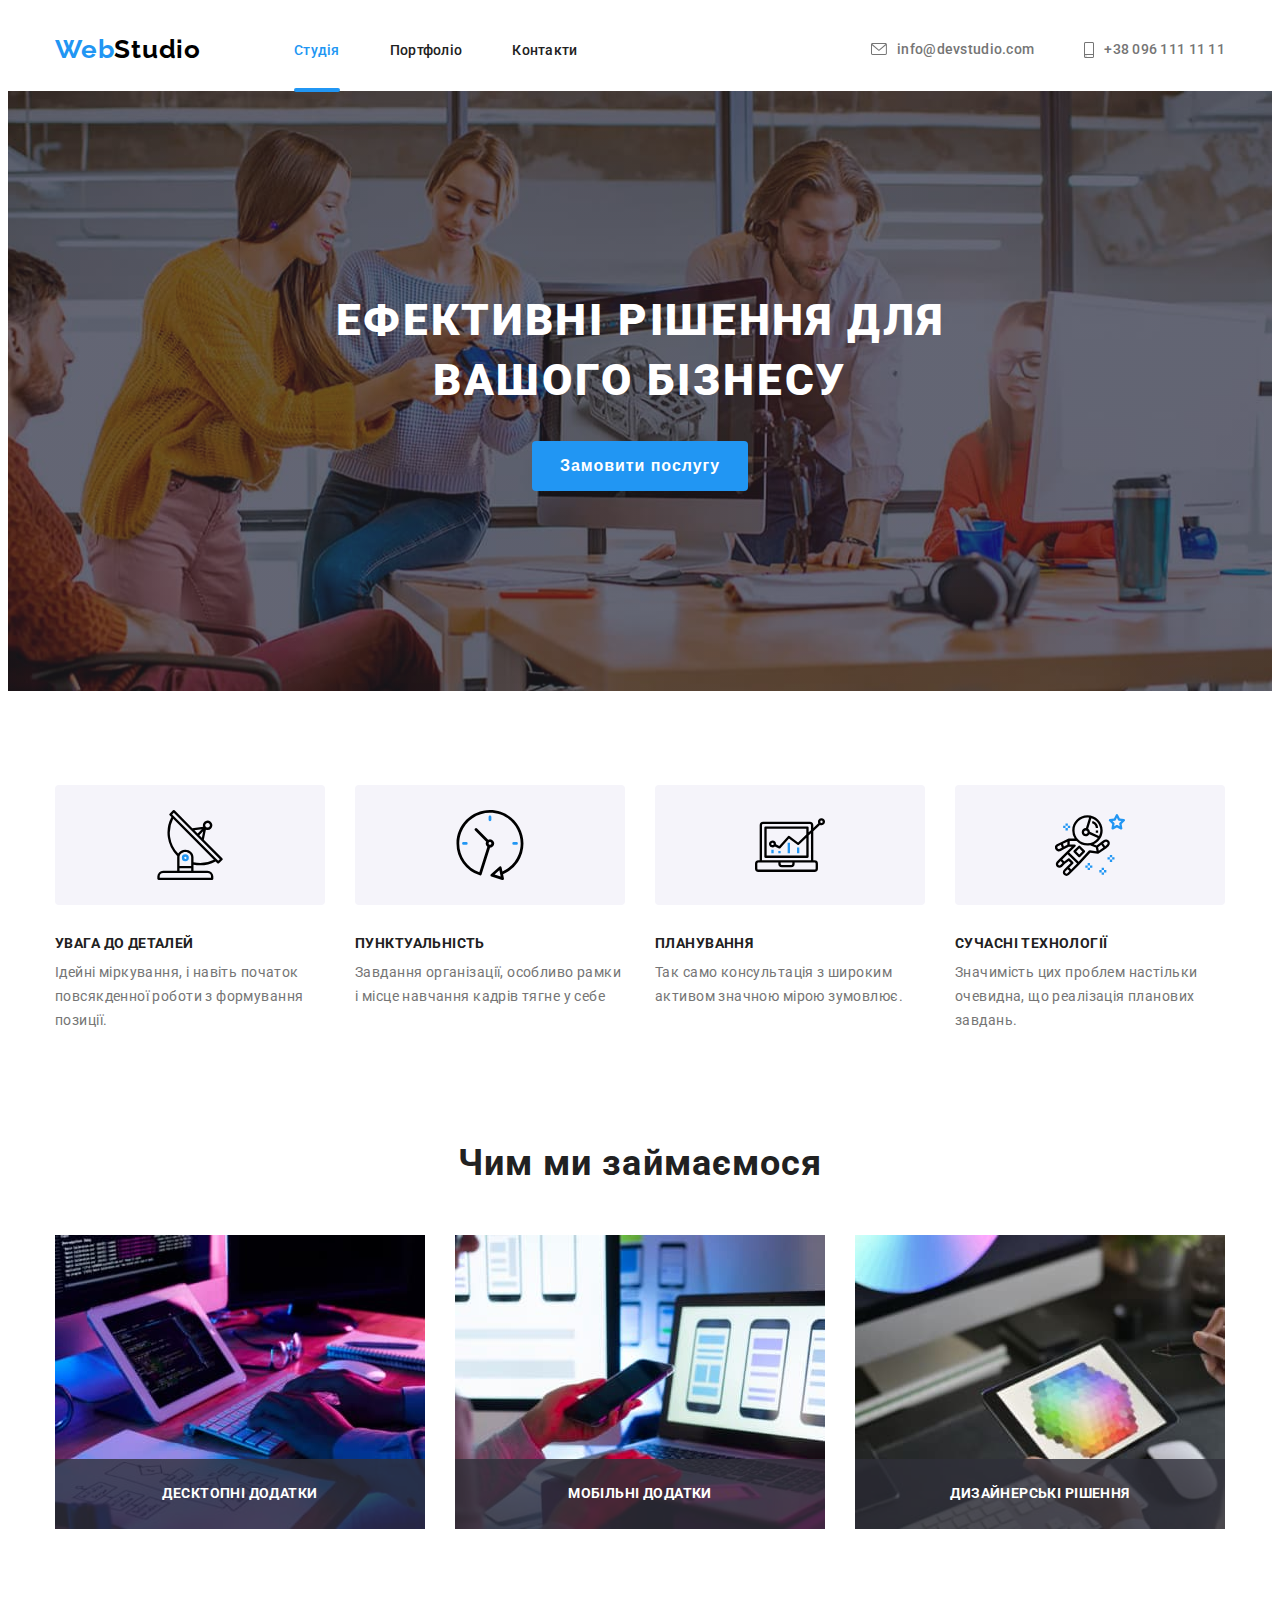
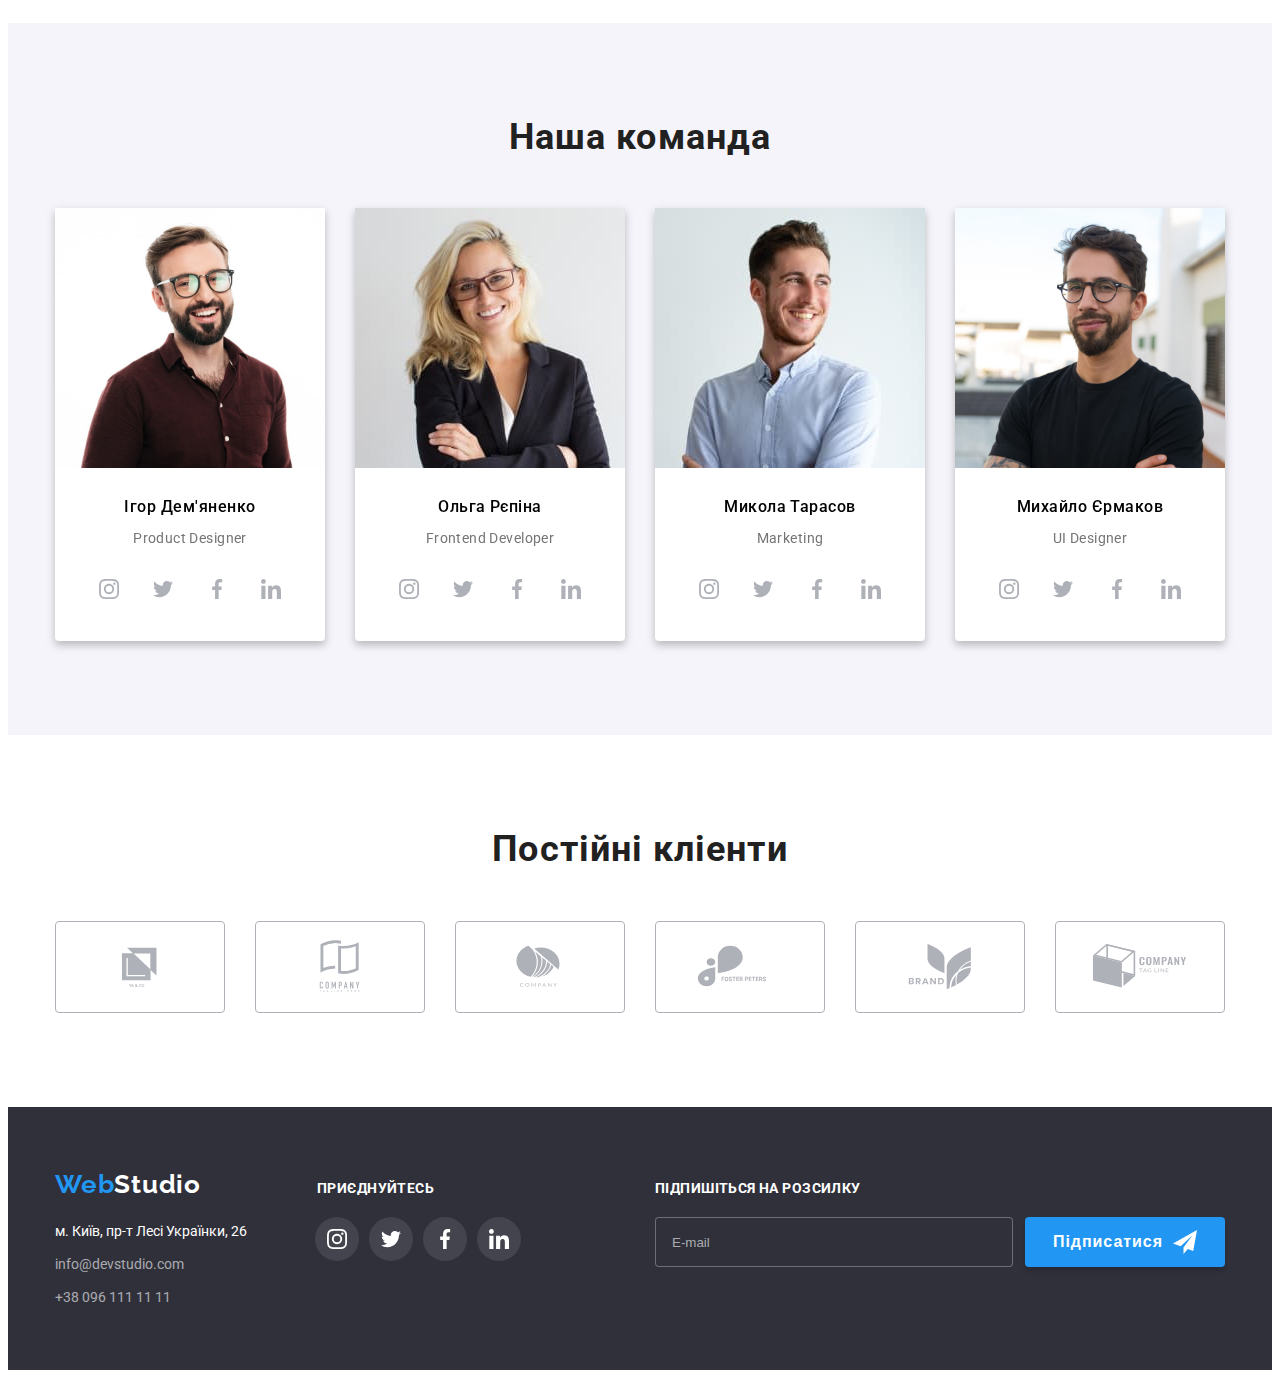
<file: index.html>
<!DOCTYPE html>
<html lang="en">
<head>
    <meta charset="UTF-8">
    <meta http-equiv="X-UA-Compatible" content="IE=edge">
    <meta name="viewport" content="width=device-width, initial-scale=1.0">
    <title>Document</title>
    <link rel="preconnect" href="https://fonts.googleapis.com">
    <link rel="preconnect" href="https://fonts.gstatic.com" crossorigin>
    <link href="https://fonts.googleapis.com/css2?family=Raleway:wght@700&family=Roboto:wght@400;500;700;900&display=swap"
     rel="stylesheet">
    <link rel="stylesheet" href="https://cdnjs.cloudflare.com/ajax/libs/modern-normalize/1.1.0/modern-normalize.min.css"
    integrity="sha512-wpPYUAdjBVSE4KJnH1VR1HeZfpl1ub8YT/NKx4PuQ5NmX2tKuGu6U/JRp5y+Y8XG2tV+wKQpNHVUX03MfMFn9Q=="
    crossorigin="anonymous" referrerpolicy="no-referrer">
    <link rel="stylesheet" href="./css/styles.css">
</head>
<body>
    <!--Шапка сайта-->
    <header class="header-">
        <div class="container wrapper">
            <nav class="menu">
                <a href="index.html" class="link" lang="en"><span class="logo-web">Web</span><span
                        class="logo-studio-header">Studio</span></a>
                <ul class="site-nav list">
                    <li class="site-nav-item"><a href="./index.html " class="navigation link-current current ">Студія</a></li>
                    <li><a href="./portfolio.html" class="navigation">Портфоліо</a></li>
                    <li><a href="" class="navigation">Контакти</a></li>
                </ul>   
                      
            </nav>
            <!--Контакты-->
            <ul class="header-contacts list">
                <li>
                    <a href="mailto:info@devstudio.com" class="link contacts-mail">
                        <svg class="contact-icon" width="16px" height="12px">
                            <use href="./images/icons.svg#icon-envelope"></use>                                      
                     
                    </svg>info@devstudio.com
                    </a>                  
                </li>               
                <li><a href="tel:+380961111111" class="link contacts-tel"><svg class="contact-icon" width="10px" height="16px">
                    <use href="./images/icons.svg#icon-smartphone"></use>
                    </svg>+38 096 111 11 11</a>
                </li>
            </ul>
        </div>
    </header>
    <!--Main-Уникальный контент-->
    <main>        
        <section class="hero overlay">
            <div class="container">
                <h1 class="title-hero">Ефективні рішення для<br>вашого бізнесу<br></h1>
                <button type="button" class="button-order-service" data-modal-open>Замовити послугу</button>                
            </div>                
        </section>
        <!--Преимущества-->
        <section class="advantage">
            <div class="container">
            <h2 class="title-none">Опис переваг</h2>            
                <ul class="benefits-list">
                    <li class="benefits-list-item">
                    <div class="container-icon">
                        <svg class="benefits-icons" width="70" height="70">
                            <use href="./images/icons.svg#icon-antenna"></use>
                        </svg>
                    </div>
                        <h3 class="title">УВАГА ДО ДЕТАЛЕЙ</h3>
                        <p class="text">Ідейні міркування, і навіть початок <br>повсякденної роботи з формування<br>
                            позиції.</p>                    
                    </li>
                    <li>
                        <div class="container-icon">
                        <svg class="benefits-icons" width="70" height="70">
                            <use href="./images/icons.svg#icon-clock"></use>
                        </svg>
                    </div>
                        <h3 class="title">ПУНКТУАЛЬНІСТЬ</h3>
                        <p class="text">Завдання організації, особливо рамки <br> і місце навчання кадрів тягне у себе<br>
                        </p>
                    </li>
                    <li>
                        <div class="container-icon">
                            <svg class="benefits-icons" width="70" height="70">
                                <use href="./images/icons.svg#icon-diagram"></use>
                            </svg>
                        </div>
                        <h3 class="title">ПЛАНУВАННЯ</h3>
                        <p class="text">Так само консультація з широким <br>активом значною мірою зумовлює.<br></p>
                
                    </li>
                    <li>
                        <div class="container-icon">
                            <svg class="benefits-icons" width="70" height="70">
                                <use href="./images/icons.svg#icon-astronaut"></use>
                            </svg>
                        </div>
                        <h3 class="title">СУЧАСНІ ТЕХНОЛОГІЇ</h3>
                        <p class="text">Значимість цих проблем настільки <br>очевидна, що реалізація планових<br>завдань.
                        </p>
                    </li>
                </ul>
            </div>            
        </section>
        <!--Примеры-->
        <section class="section-business">
            <div class="container ">
                <h2 class="example">Чим ми займаємося</h2>
                <ul class=" list-business list">

                    <li>
                        <div class="business-wrap">
                            <img class="image" src="./images/box1.jpg" alt="Фото1" width="370">
                            <p class="text-business">Десктопні додатки</p>                        
                        </div>
                    </li>
                    
                    <li>
                        <div class="business-wrap">
                            <img class="image" src="./images/box2.jpg" alt="Фото2" width="370">
                            <p class="text-business">Мобільні додатки</p>
                        </div>

                    </li>
                    <li>
                        <div class="business-wrap">
                            <img class="image" src="./images/box3.jpg" alt="Фото3" width="370">
                            <p class="text-business">Дизайнерські рішення</p>
                        </div>
                    </li>
                </ul>            
            </div>
        </section>
        <!--Команда-->
        <section class="team section">
            <div class="container">
                <h2 class="section-title-team">Наша команда</h2>
                <ul class="list-team">
                    <li class="team-item">
                        <img class="image" src="./images/img1.jpg" alt="Ігор Дем'яненко" width="270">
                        <div class="member-team">
                            <h3 class="title-team">Ігор Дем'яненко</h3>
                            <p class="text-team">Product Designer</p>
                            <ul class="team-soc-list list">
                                <li class="team-soc-item">
                                    <a href="" class="team-soc-link link" >
                                        <svg class="team-soc-icon" width="20" height="20">
                                            <use href="./images/icons.svg#icon-instagram"></use>                                       
                                        </svg>
                                    </a>
                                </li>
                                <li class="team-soc-item">
                                    <a href="" class="team-soc-link link">
                                        <svg class="socials-icon" width="20" height="20">
                                            <use href="./images/icons.svg#icon-twitter"></use>
                                        </svg>
                                    </a>
                                </li>
                                <li class="team-soc-item">
                                    <a href="" class="team-soc-link link">
                                        <svg class="socials-icon" width="20" height="20">
                                            <use href="./images/icons.svg#icon-facebook"></use>
                                        </svg>
                                    </a>
                                </li>
                                <li class="team-soc-item">
                                    <a href="" class="team-soc-link link">
                                        <svg class="socials-icon" width="20" height="20">
                                            <use href="./images/icons.svg#icon-linkedin"></use>
                                        </svg>
                                    </a>
                                </li>
                            </ul>                        
                        </div>
                    </li>
                    <li class="team-item">
                        <img class="image" src="./images/img2.jpg" alt="Ольга Рєпіна" width="270">
                        <div class="member-team">
                        <h3 class="title-team">Ольга Рєпіна</h3>
                        <p class="text-team">Frontend Developer</p>
                        <ul class="team-soc-list list">
                            <li class="team-soc-item">
                                <a href="" class="team-soc-link link" >
                                    <svg class="team-soc-icon" width="20" height="20">
                                        <use href="./images/icons.svg#icon-instagram"></use>
                                    </svg>
                                </a>
                            </li>
                            <li class="team-soc-item">
                                <a href="" class="team-soc-link link">
                                    <svg class="socials-icon" width="20" height="20">
                                        <use href="./images/icons.svg#icon-twitter"></use>
                                    </svg>
                                </a>
                            </li>
                            <li class="team-soc-item">
                                <a href="" class="team-soc-link link">
                                    <svg class="socials-icon" width="20" height="20">
                                        <use href="./images/icons.svg#icon-facebook"></use>
                                    </svg>
                                </a>
                            </li>
                            <li class="team-soc-item">
                                <a href="" class="team-soc-link link">
                                    <svg class="socials-icon" width="20" height="20">
                                        <use href="./images/icons.svg#icon-linkedin"></use>
                                    </svg>
                                </a>
                            </li>
                        </ul>
                        </div>
                    </li>
                    <li class="team-item">
                        <img class="image" src="./images/img3.jpg" alt="Микола Тарасов" width="270">
                        <div class="member-team">
                            <h3 class="title-team">Микола Тарасов</h3>
                            <p class="text-team">Marketing</p>
                            <ul class="team-soc-list list">
                                <li class="team-soc-item">
                                    <a href="" class="team-soc-link link">
                                        <svg class="team-soc-icon" width="20" height="20">
                                            <use href="./images/icons.svg#icon-instagram"></use>
                                        </svg>
                                    </a>
                                </li>
                                <li class="team-soc-item">
                                    <a href="" class="team-soc-link link">
                                        <svg class="socials-icon" width="20" height="20">
                                            <use href="./images/icons.svg#icon-twitter"></use>
                                        </svg>
                                    </a>
                                </li>
                                <li class="team-soc-item">
                                    <a href="" class="team-soc-link link">
                                        <svg class="socials-icon" width="20" height="20">
                                            <use href="./images/icons.svg#icon-facebook"></use>
                                        </svg>
                                    </a>
                                </li>
                                <li class="team-soc-item">
                                    <a href="" class="team-soc-link link">
                                        <svg class="socials-icon" width="20" height="20">
                                            <use href="./images/icons.svg#icon-linkedin"></use>
                                        </svg>
                                    </a>
                                </li>
                            </ul>
                        </div>

                    </li>
                    <li class="team-item">
                        <img class="image" src="./images/img4.jpg" alt="Михайло Єрмаков" width="270">
                        <div class="member-team">
                        <h3 class="title-team">Михайло Єрмаков</h3>
                        <p class="text-team">UI Designer</p>
                        <ul class="team-soc-list list">
                            <li class="team-soc-item">
                                <a href="" class="team-soc-link link">
                                    <svg class="team-soc-icon" width="20" height="20">
                                        <use href="./images/icons.svg#icon-instagram"></use>
                                    </svg>
                                </a>
                            </li>
                            <li class="team-soc-item">
                                <a href="" class="team-soc-link link">
                                    <svg class="socials-icon" width="20" height="20">
                                        <use href="./images/icons.svg#icon-twitter"></use>
                                    </svg>
                                </a>
                            </li>
                            <li class="team-soc-item">
                                <a href="" class="team-soc-link link">
                                    <svg class="socials-icon" width="20" height="20">
                                        <use href="./images/icons.svg#icon-facebook"></use>
                                    </svg>
                                </a>
                            </li>
                            <li class="team-soc-item">
                                <a href="" class="team-soc-link link">
                                    <svg class="socials-icon" width="20" height="20">
                                        <use href="./images/icons.svg#icon-linkedin"></use>
                                    </svg>
                                </a>
                            </li>
                        </ul>                       
                        </div>
                    </li>
                </ul>
            </div>            
        </section>
    </main>
    <section class="clients">
        <div class="container">
            <h2 class="title-clients">Постійні кліенти</h2>
            <ul class="clients-list list">
                <li class="clients-item">
                    <a href="#" class="link-clients">
                        <svg class="icon-clients" width="90" height="60">
                            <use href="./images/icons.svg#icon-Client-1"></use>
                        </svg>
                    </a>
                </li>
                <li class="clients-item">
                    <a href="#" class="link-clients link">
                        <svg class="icon-clients" width="106" height="60">
                            <use href="./images/icons.svg#icon-Client-2"></use>
                        </svg>                   
                    </a>
                </li>
                <li class="clients-item">
                    <a href="" class="link-clients">
                        <svg class="icon-clients" width="106" height="60">
                            <use href="./images/icons.svg#icon-Client-3"></use>
                        </svg>                  
                    </a>
                </li>
                <li class="clients-item">
                    <a href="" class="link-clients">
                        <svg class="icon-clients" width="106" height="60">
                            <use href="./images/icons.svg#icon-Client-4"></use>
                        </svg>                   
                    </a>
                </li>
                <li class="clients-item">
                    <a href="" class="link-clients">
                        <svg class="icon-clients" width="106" height="60">
                            <use href="./images/icons.svg#icon-Client-5"></use>
                        </svg>                   
                    </a>
                </li>
                <li class="clients-item">
                    <a href="" class="link-clients">
                        <svg class="icon-clients" width="106" height="60">
                            <use href="./images/icons.svg#icon-Client-6"></use>
                        </svg>                  
                    </a>
                </li>
            </ul>
        </div>
    </section>
    <!--Футер-->
    <footer class="footer section-footer">        
        <div class="container flex-footer">
            <div>
                <div class="link-footer-2">
                    <a href="" lang="en" class="link-footer"><span class="logo-web">Web</span><span
                            class="logo-studio-footer">Studio</span></a>
                </div>
                <address>
                    <ul class="list contacts-footer">
                        <li class="adress-li"><a href="" class="adress link">м. Київ, пр-т Лесі Українки, 26</a></li>
                        <li class="mail-li"><a href="mailto:info@devstudio.com" class="e-mail link">info@devstudio.com</a></li>
                        <li><a href="tel:+380961111111" class="tel link">+38 096 111 11 11</a></li>
                    </ul>
                </address>
            </div>
            <div class="footer-soc">
                <h3 class="title-footer">Приєднуйтесь</h3>
                <ul class="footer-soc-list list">
                    <li class="footer-soc-item">
                        <a href="" class="footer-soc-link">
                            <svg class="socials-icon-footer" width="20" height="20">
                                <use href="./images/icons.svg#icon-instagram"></use>
                            </svg>
                        </a>
                    </li>
                    <li class="footer-soc-item">
                        <a href="" class="footer-soc-link link">
                            <svg class="socials-icon-footer" width="20" height="20">
                                <use href="./images/icons.svg#icon-twitter"></use>
                            </svg>
                        </a>
                    </li>
                    <li class="footer-soc-item">
                        <a href="" class="footer-soc-link link">
                            <svg class="socials-icon-footer" width="20" height="20">
                                <use href="./images/icons.svg#icon-facebook"></use>
                            </svg>
                        </a>
                    </li>
                    <li class="footer-soc-item">
                        <a href="" class="footer-soc-link link">
                            <svg class="socials-icon-footer" width="20" height="20">
                                <use href="./images/icons.svg#icon-linkedin"></use>
                            </svg>
                        </a>
                    </li>
                </ul>
            </div>
            <div class="form-footer">
                <p class="title-footer-form">Підпишіться на розсилку</p>
                <form class="footer-form">
                    <input type="email" name="user-email" class="footer-input" id="user-email" placeholder="E-mail">
                    <button type="button" class="send-button-footer">Підписатися
                        <svg class="icon-telegram" width="24" height="24">
                            <use href="./images/icons.svg#icon-send"></use>
                        </svg>
                    </button>                        
                </form>                   
            </div>
        </div>       
    </footer>
    <div class="backdrop is-hidden" data-modal>
        <div class="modal">
            <p class="modal-title">Залиште свої дані, ми вам передзвонимо</p>
            <button type="button" class="modal-close" data-modal-close>
                <svg class="modal-icon-close" width="18" height="17">
                    <use class="" href="./images/icons.svg#icon-close-black"></use>
                </svg>                
            </button>
            <form class="modal-form">
                <div class="modal-field">
                    <label for="user-name" class="modal-label">Ім'я                    
                        <input type="text" name="user-name" class="modal-input" id="user-name">
                        <svg class="modal-icon" width="18" height="18">
                            <use class="#" href="./images/icons.svg#icon-person"></use>
                        </svg>                    
                    </label>                
                </div>
                <div class="modal-field">
                    <label for="user-tel" class="modal-label">Телефон                    
                        <input type="tel" name="user-tel" class="modal-input" pattern="[\+]\d{3}\s[\(]\d{2}[\)]\s\d{3}[\-]\d{2}[\-]\d{2}"
                            id="user-tel">
                        <svg class="modal-icon" width="18" height="18">
                            <use class="#" href="./images/icons.svg#icon-phone"></use>
                        </svg>                    
                    </label>               
                </div>
                <div class="modal-field">
                    <label for="user-mail" class="modal-label">Пошта                    
                        <input type="email" name="user-email" class="modal-input" id="user-mail" >
                        <svg class="modal-icon" width="18" height="18">
                            <use class="#" href="./images/icons.svg#icon-email"></use>
                        </svg>                    
                    </label>               
                </div>
                <label class="modal-label">Коментар
                    <textarea name="user-text" id="user-text" class="modal-text" placeholder="Введіть текст"></textarea>                              
                </label>
                <div class="accept">
                    <input class="accept-input title-none" type="checkbox"  name="accept" id="accept" value="true">
                    <div class="checkbox">
                        <svg class="icon-checkbox" width="16" height="15">
                            <use class="check" href="./images/icons.svg#icon-vector-2"></use>
                        </svg>                      
                    </div>
                    <label class="accept-label" for="accept"><span class="text-span">Погоджуюся з розсилкою та приймаю <a class="text-link link" href="#"> Умови договору</a></span>                  
                                      
                    </label>
                </div>                             
                        
                <button type="submit" class="modal-button">Відправити</button>
            </form>
        </div>
    </div>
    <script src="./js/modal.js"></script>
</body>
</html>
</file>
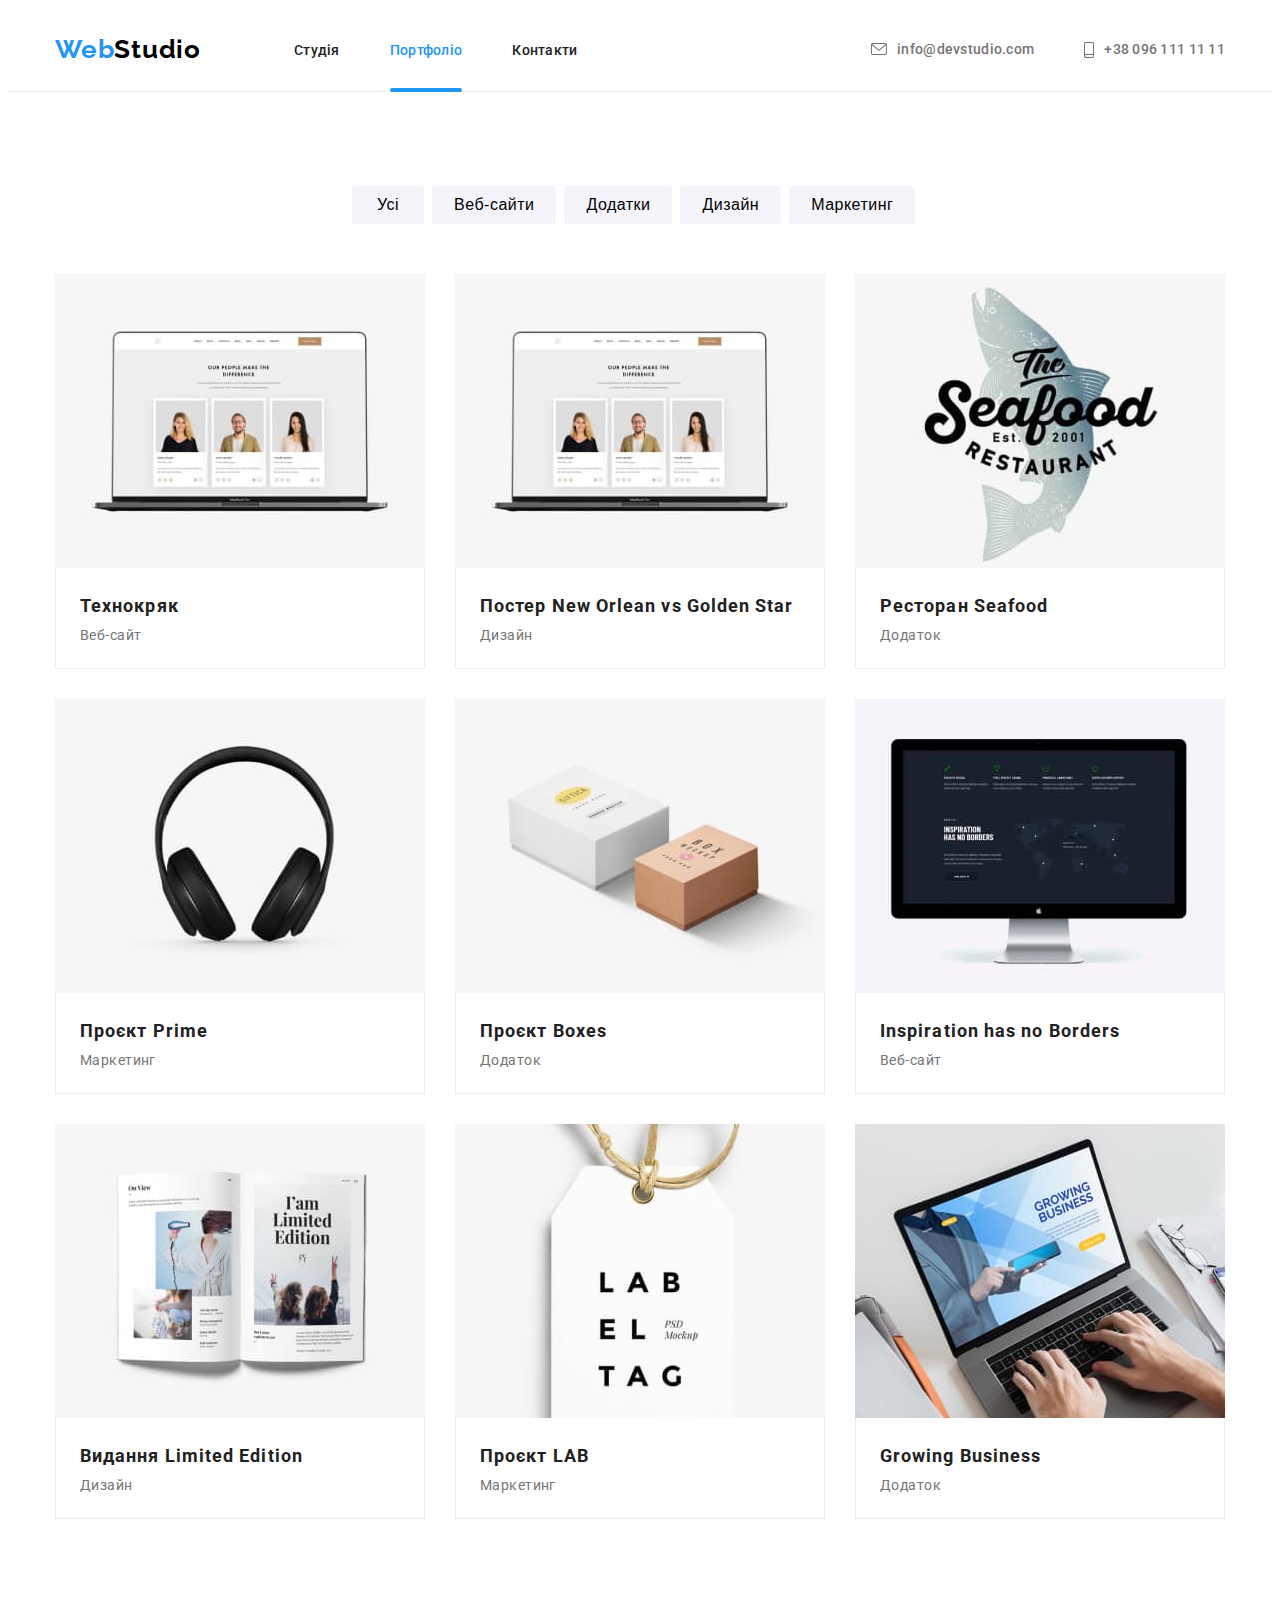
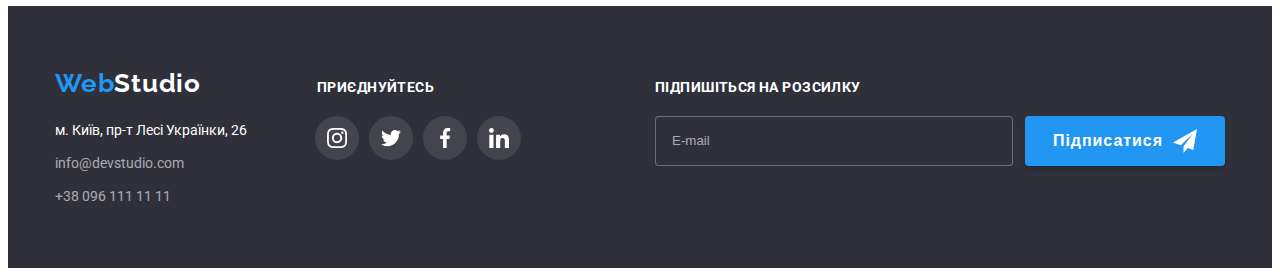
<file: portfolio.html>
<!DOCTYPE html>
<html lang="en">

<head>
    <meta charset="UTF-8">
    <meta http-equiv="X-UA-Compatible" content="IE=edge">
    <meta name="viewport" content="width=device-width, initial-scale=1.0">
    <title>Document</title>
    <link rel="preconnect" href="https://fonts.googleapis.com">
    <link rel="preconnect" href="https://fonts.gstatic.com" crossorigin>
    <link
     href="https://fonts.googleapis.com/css2?family=Raleway:wght@700&family=Roboto:wght@400;500;700;900&display=swap"
     rel="stylesheet">
    <link rel="stylesheet" href="https://cdnjs.cloudflare.com/ajax/libs/modern-normalize/1.1.0/modern-normalize.min.css"
     integrity="sha512-wpPYUAdjBVSE4KJnH1VR1HeZfpl1ub8YT/NKx4PuQ5NmX2tKuGu6U/JRp5y+Y8XG2tV+wKQpNHVUX03MfMFn9Q=="
     crossorigin="anonymous" referrerpolicy="no-referrer">
    <link rel="stylesheet" href="./css/styles.css">
</head>
<body>
    <!--Шапка сайта-->
    <header class="header">
        <div class="container wrapper">
            <nav class="menu">
                <a href="index.html" class="link" lang="en"><span class="logo-web">Web</span><span
                        class="logo-studio-header">Studio</span></a>
                <ul class="site-nav list">
                    <li><a href="./index.html" class="navigation">Студія</a></li>
                    <li class="site-nav-item"><a href="./portfolio.html" class="navigation current link-current">Портфоліо</a></li>
                    <li><a href="" class="navigation">Контакти</a></li>
                </ul>
            </nav>
            <!--Контакты-->
            <ul class="header-contacts list">
                <li>                                               
                    <a href="mailto:info@devstudio.com" class="contacts-mail link"><svg class="contact-icon" width="16px" height="12px">
                        <use href="./images/icons.svg#icon-envelope"></use>
                    </svg>info@devstudio.com</a>            
                </li>
                <li>
                    
                    <a href="tel:+380961111111" class="contacts-tel link"><svg class="contact-icon" width="10px" height="16px">
                        <use href="./images/icons.svg#icon-smartphone"></use>
                    </svg>+38 096 111 11 11</a>                
                </li>
            </ul>        
        </div>
    </header>
    <!--Main-Уникальный контент-->
    <main>
        <section class="projects">
            <div class="container">
                <h1  class="title-none">Фильтри та проекти</h1>
                <div class="list-filters">
                    <ul class="list flex-filers">
                        <li><button type="button" class="button-filter b_1">Усі</button></li>
                        <li><button type="button" class="button-filter b_2">Веб-сайти</button></li>
                        <li><button type="button" class="button-filter b_3">Додатки</button></li>
                        <li><button type="button" class="button-filter b_4">Дизайн</button></li>
                        <li><button type="button" class="button-filter b_5">Маркетинг</button></li>
                    </ul>                 
                </div>
                <ul class="list projects-list-ul ">
                    <li class="projects-list list">
                        <a class="link-projects link" href="">
                            <div class="projects-wrap">
                                <img class="image" src="./images/img5.jpg" alt="img5" width="370">
                                <p class="projects-text">Ресурс пропонує комплексні пропозиції з різним рівнем функціоналу та сервісів. Все це
                                    дозволить
                                    відвідувачу отримати
                                    вичерпні відомості про компанію чи приватну особу.</p>
                            </div>
                           
                            <div class="projects-item">
                                <h2 class="title-projects">Технокряк</h2>
                                <p class="text-projects">Веб-сайт</p>
                            </div>                        
                        </a>
                    </li>
                    <li class="projects-list list">
                        <a class="link-projects link" href="">
                            <div class="projects-wrap">
                                <img class="image" src="./images/img5.jpg" alt="img5" width="370">
                                <p class="projects-text">Ресурс пропонує комплексні пропозиції з різним рівнем функціоналу та сервісів. Все
                                    це
                                    дозволить
                                    відвідувачу отримати
                                    вичерпні відомості про компанію чи приватну особу.</p>
                            </div>
                    
                            <div class="projects-item">
                                <h2 class="title-projects">Постер New Orlean vs Golden Star</h2>
                                <p class="text-projects">Дизайн</p>
                            </div>
                        </a>
                    </li>                   
                    <li class="projects-list list">
                        <a class="link-projects link" href="">
                            <div class="projects-wrap">
                                <img class="image" src="./images/img7.jpg" alt="img7" width="370">
                                <p class="projects-text">Ресурс пропонує комплексні пропозиції з різним рівнем функціоналу та сервісів. Все це
                                    дозволить
                                    відвідувачу отримати
                                    вичерпні відомості про компанію чи приватну особу.</p>
                            </div>
                            <div class="projects-item">
                                <h2 class="title-projects">Ресторан Seafood</h2>
                                <p class="text-projects">Додаток</p>
                            </div>                        
                        </a>
                    </li>
                    <li class="projects-list list ">
                        <a class="link-projects link" href="">
                            <div class="projects-wrap">
                                <img class="image" src="./images/img8.jpg" alt="img8" width="370">
                                <p class="projects-text">Ресурс пропонує комплексні пропозиції з різним рівнем функціоналу та сервісів. Все це
                                    дозволить
                                    відвідувачу отримати
                                    вичерпні відомості про компанію чи приватну особу.</p>
                            </div>                          
                            <div class="projects-item">
                                <h2 class="title-projects">Проєкт Prime</h2>
                                <p class="text-projects">Маркетинг</p>
                            </div>
                        </a>
                    </li>
                    <li class="projects-list list">
                        <a class="link-projects link" href="">
                            <div class="projects-wrap">
                                <img class="image" src="./images/img9.jpg" alt="img9" width="370">
                                <p class="projects-text">Ресурс пропонує комплексні пропозиції з різним рівнем функціоналу та сервісів. Все це
                                    дозволить
                                    відвідувачу отримати
                                    вичерпні відомості про компанію чи приватну особу.</p>
                            </div>                           
                            <div class="projects-item">
                                <h2 class="title-projects">Проєкт Boxes</h2>
                                <p class="text-projects">Додаток</p>
                            </div>                       
                        </a>
                    </li>
                    <li class="projects-list list">
                        <a class="link-projects link" href="">
                            <div class="projects-wrap">
                                <img class="image" src="./images/img10.jpg" alt="img10" width="370">
                                <p class="projects-text">Ресурс пропонує комплексні пропозиції з різним рівнем функціоналу та сервісів. Все це
                                    дозволить
                                    відвідувачу отримати
                                    вичерпні відомості про компанію чи приватну особу.</p>
                            </div>                               
                            <div class="projects-item">
                                    <h2 class="title-projects">Inspiration has no Borders</h2>
                                    <p class="text-projects">Веб-сайт</p>
                            </div>                    
                        </a>
                    </li>
                    <li class="projects-list list">
                        <a class="link" href="">
                            <div class="projects-wrap">
                                <img class="image" src="./images/img11.jpg" alt="img11" width="370">
                                <p class="projects-text">Ресурс пропонує комплексні пропозиції з різним рівнем функціоналу та сервісів. Все це
                                    дозволить
                                    відвідувачу отримати
                                    вичерпні відомості про компанію чи приватну особу.</p>
                            </div>                           
                            <div class="projects-item">
                                <h2 class="title-projects">Видання Limited Edition</h2>
                                <p class="text-projects">Дизайн</p>
                            </div>                        
                        </a>
                    </li>
                    <li class="projects-list list">
                        <a class="link" href="">
                            <div class="projects-wrap">
                                <img class="image" src="./images/img12.jpg" alt="img12" width="370">
                                <p class="projects-text">Ресурс пропонує комплексні пропозиції з різним рівнем функціоналу та сервісів. Все це
                                    дозволить
                                    відвідувачу отримати
                                    вичерпні відомості про компанію чи приватну особу.</p>
                            </div>                           
                            <div class="projects-item">
                                <h2 class="title-projects">Проєкт LAB</h2>
                                <p class="text-projects">Маркетинг</p>
                            </div>                        
                        </a>
                    </li>
                    <li class="projects-list list">
                        <a class="link" href="">
                            <div class="projects-wrap">
                                <img class="image" src="./images/img13.jpg" alt="img13" width="370">
                                <p class="projects-text">Ресурс пропонує комплексні пропозиції з різним рівнем функціоналу та сервісів. Все це
                                    дозволить
                                    відвідувачу отримати
                                    вичерпні відомості про компанію чи приватну особу.</p>
                            </div>                           
                            <div class="projects-item">
                                <h2 class="title-projects">Growing Business</h2>
                                <p class="text-projects">Додаток</p>
                            </div>                        
                        </a>
                    </li>                
                </ul>             
            </div>
        </section>        
    </main>
    <!--Футер-->
    <footer class="footer section-footer">
        <div class="container flex-footer">
            <div>
                <div class="link-footer-2">
                    <a href="" lang="en" class="link-footer"><span class="logo-web">Web</span><span
                            class="logo-studio-footer">Studio</span></a>
                </div>
                <address>
                    <ul class="list contacts-footer">
                        <li class="adress-li"><a href="" class="adress link">м. Київ, пр-т Лесі Українки, 26</a></li>
                        <li class="mail-li"><a href="mailto:info@devstudio.com" class="e-mail link">info@devstudio.com</a>
                        </li>
                        <li><a href="tel:+380961111111" class="tel link">+38 096 111 11 11</a></li>
                    </ul>
                </address>
            </div>
            <div class="footer-soc">
                <h3 class="title-footer">Приєднуйтесь</h3>
                <ul class="footer-soc-list list">
                    <li class="footer-soc-item">
                        <a href="" class="footer-soc-link">
                            <svg class="socials-icon-footer" width="20" height="20">
                                <use href="./images/icons.svg#icon-instagram"></use>
                            </svg>
                        </a>
                    </li>
                    <li class="footer-soc-item">
                        <a href="" class="footer-soc-link link">
                            <svg class="socials-icon-footer" width="20" height="20">
                                <use href="./images/icons.svg#icon-twitter"></use>
                            </svg>
                        </a>
                    </li>
                    <li class="footer-soc-item">
                        <a href="" class="footer-soc-link link">
                            <svg class="socials-icon-footer" width="20" height="20">
                                <use href="./images/icons.svg#icon-facebook"></use>
                            </svg>
                        </a>
                    </li>
                    <li class="footer-soc-item">
                        <a href="" class="footer-soc-link link">
                            <svg class="socials-icon-footer" width="20" height="20">
                                <use href="./images/icons.svg#icon-linkedin"></use>
                            </svg>
                        </a>
                    </li>
                </ul>
            </div>
            <div class="form-footer">
                <p class="title-footer-form">Підпишіться на розсилку</p>
                <form class="footer-form">
                    <input type="email" name="user-email" class="footer-input" id="user-email" placeholder="E-mail">
                    <button type="button" class="send-button-footer">Підписатися
                        <svg class="icon-telegram" width="24" height="24">
                            <use href="./images/icons.svg#icon-send"></use>
                        </svg>
                    </button>
                </form>
            </div>
        </div>
    </footer>

   
    </body>    
    </html>
</file>
<file: css/styles.css>
html {
  box-sizing: border-box;
}
*,
*::before,
*::after {
  box-sizing: inherit;
}
:root {
  --primary-text-color: #757575;
  --title-text-color: #212121;
  --primary-background-color: #2f303a;
  --secondary-background-color: #f5f4fa;
  --hover-focus-color: #2196f3;
  --secondary-text-color: #ffffff;
}

.container {
  max-width: 1200px;
  margin: 0 auto;
  padding-left: 15px;
  padding-right: 15px;
  margin-right: auto;
  margin-left: auto;
}

body {
  background-color: var(--secondary-text-color);
  font-family: Roboto, sans-serif;
}
.list,
.benefits-list,
.list-team {
  list-style: none;
  padding: 0;
  margin: 0;
}

h1,
h2,
h3,
ul {
  padding: 0;
  margin: 0;
}

.text-team,
.text {
  margin-bottom: 0px;
  margin-top: 10px;
  margin-bottom: 16px;
}

.section {
  padding-top: 94px;
  padding-bottom: 94px;
}


.header {
  max-width: 1600px;
  margin-right: auto;
  margin-left: auto;
  border-bottom-width: 1px;
  border-bottom-style: solid;
  border-bottom-color: #ececec;
}

.wrapper {
  display: flex;
}

.menu {
  font-weight: 500;
  display: flex;
  align-items: center;
  
}


.text-projects {
  margin: 0;
  padding: 0;
}
.img {
  display: block;
}




/*----------------------------------------------------------HEADER------------------------------------------------------*/
.logo-web {
  font-family: "Raleway";
  font-weight: 700;
  font-size: 26px;
  line-height: 1.19;
  letter-spacing: 0.03em;
  color: #2196f3;
  text-decoration: none;
}

.logo-studio-header {
  font-family: "Raleway";
  font-weight: 700;
  font-size: 26px;
  line-height: 1.19;
  letter-spacing: 0.03em;
  color: #000000;
  text-decoration: none;
}

.title-none {
  position: absolute;
  width: 1px;
  height: 1px;
  margin: -1px;
  border: 0;
  padding: 0;
  white-space: nowrap;
  clip-path: inset(100%);
  clip: rect(0 0 0 0);
  overflow: hidden;
}

.site-nav {
  display: flex;
  margin-left: 93px;
}

.site-nav li {
  margin-right: 50px;
}

.site-nav li:last-child {
  margin-right: 0px;
}
.site-nav li {
  display: block;
  padding-top: 32px;
  padding-bottom: 32px;
}
.header-contacts {
  display: flex;
  padding-top: 32px;
  padding-bottom: 32px;
}
.header-contacts li {
  margin-right: 50px;
}

.header-contacts li:last-child {
  margin-right: 0px;
}

.main-nav {
  display: flex;
  align-items: center;
}
.contact-icon {
  margin-right: 10px;
 
  
}

.contacts-mail{
  display: flex;
  align-items: center;
}

.contacts-tel,.contacts-mail{
   fill:#757575;
   transition:250ms cubic-bezier(0.4, 0, 0.2, 1);

 
}
.header-contacts a{
color: #757575;
display: flex;


}
.contacts-tel:hover,
.contacts-tel:focus {
  color: var(--hover-focus-color);
  fill: #2196f3;
 
}

.contacts-mail:hover,
.contacts-mail:focus {
  color: var(--hover-focus-color);
  fill: #2196f3;
}

.link-current::after {
  position: absolute;
  width:100%;
  height: 4px;
  bottom: -1px;
  content: '';
  display: block; 
  background: var(--hover-focus-color);
  border-radius: 2px;}

.site-nav-item{
position: relative;
 }
  .header-contacts {
  align-items: center;
  margin-left: auto;
}
 

/*----------------------------------------------------------MAIN------------------------------------------------------*/
.hero {
  max-width: 1600px;
  left: 0px;
  background: var(--primary-background-color);
  margin: 0 auto;
  text-align: center;
}

.overlay {
  max-width: 1600px;
  margin-left: auto;
  margin-right: auto;
  background-image: linear-gradient(
      to right,
      rgba(47, 48, 58, 0.4),
      rgba(47, 48, 58, 0.4)
    ),
    url(../images/hero.jpg);
  background-repeat: no-repeat;
  background-position: center 0;
  block-size: cover;
}

.title-hero {
  font-weight: 900;
  font-size: 44px;
  line-height: 1.36;
  color: var(--secondary-text-color);
  padding-top: 200px;
  letter-spacing: 0.06em;
  text-align: center;
  text-transform: uppercase;
}

.button-order-service {
  width: 216px;
  height: 50px;
  display: inline-block;
  box-sizing: border-box;
  color: var(--secondary-text-color);
  background-color: #2196f3;
  text-decoration: none;
  font-weight: 700;
  font-size: 16px;
  line-height: 1.87;
  margin-top: 30px;
  margin-left: 477px;
  margin-right: 477px;
  margin-bottom: 200px;
  letter-spacing: 0.06em;
  word-break: keep-all;
  hyphens: none;
  cursor: pointer;
  border-radius: 4px;
  border: none;
  border-color: var(--hover-focus-color);
  text-align: center;
}

.benefits-list {
  display: flex;
  gap: 30px;
}

.section-business {
  padding-bottom: 94px;
  background-color: #ffffff;
  max-width: 1600px;
  margin: 0 auto;
}

.business-wrap{
  position: relative;
  text-align: center;
  vertical-align: middle;
  
}

.text-business{
  margin: 0;
  display:flex;
  width: 370px;
  height: 70px;
  position: absolute;
  justify-content: center;
  align-items: center;
  left: 0;
  bottom: 0;
  font-weight: 700;
  font-size: 14px;
  line-height: 1.14;
  letter-spacing: 0.03em;
  color: #FFFFFF;
  text-transform: uppercase;
  background: rgba(47, 48, 58, 0.8);
}




.advantage {
  background-color: #ffffff;
  max-width: 1600px;
  padding-top: 94px;
  margin: 0 auto;
}

.benefits-list-item {
  max-width: 270px;
  flex-wrap: wrap;
  text-align: justify;
}

.benefits-icons {
  background: #f5f4fa;
  border-radius: 4px;
  
}

.icon-clients{fill:#AFB1B8;}

.container-icon {
  display: flex;
  align-items: center;
  justify-content: center;
  width: 270px;
  height: 120px;
  margin-top: 0;
  margin-bottom: 30px;
  background: #f5f4fa;
  border-radius: 4px;
}

.projects {
  padding-top: 94px;
  background-color: #ffffff;
  max-width: 1600px;
  margin: 0 auto;
  padding-bottom: 87px;
}


.text {
  justify-content: space-between;
}

.section-business {
  padding-top: 94px;
}
.member-team {
  padding-bottom: 30px;
  padding-top: 30px;
  padding-left: 10px;
  padding-right: 10px;
  text-align: center;
}

.team-soc-item {
  display: block;
   
}




.team-soc-list {
  display: flex;
  align-items: center;
  justify-content: center;
  gap: 10px;
  color:#AFB1B8;
 }

.team-soc-link  {
  display: flex;
  align-items: center;
  justify-content: center;
  width: 44px;
  height: 44px;
  border-radius: 50%;
  transition:250ms cubic-bezier(0.4, 0, 0.2, 1); 
}

.team-soc-link:hover,
.team-soc-link:focus {
  background-color: var(--hover-focus-color);
  color: white;
}

.team-soc-item svg {
fill:currentColor;
}

.list-team {
  max-width: 270px;
  text-align: center;
  display: block;
  word-break: keep-all;
  background-color: #ffffff;
  border-radius: 4px;
}

.team-item {
  background-color: #ffffff;
  border-radius: 4px;
  filter: drop-shadow(0px 4px 4px rgba(0, 0, 0, 0.25));
}


.title-clients {
  font-weight: 700;
  font-size: 36px;
  line-height: 1.16;
  text-align: center;
  letter-spacing: 0.03em;
  margin-bottom: 50px;
  color: #212121;
}
.clients {
  padding-top: 94px;
  padding-bottom: 94px;
}

.clients-list {
  display: flex;
  gap: 30px;
}


.link-clients {
  display: flex;
  align-items: center;
  justify-content: center;
  min-width: 170px;
  min-height: 92px;
  border: 1px solid #AFB1B8;
  border-radius: 4px;
  transition:250ms cubic-bezier(0.4, 0, 0.2, 1); 
}
.icon-clients{
transition:250ms cubic-bezier(0.4, 0, 0.2, 1);

}

.link-clients:hover{
border-color: var(--hover-focus-color);
}

.link-clients:hover .icon-clients,
.link-clients:focus .icon-clients{ 
 fill:var(--hover-focus-color)
} 

.list-team {
  display: flex;
  gap: 30px;
}
.team {
  max-width: 1600px;
  background: var(--secondary-background-color);
  margin: auto;
}

.navigation {
  color: #212121;
  font-weight: 500;
  font-size: 14px;
  line-height: 1.14;
  letter-spacing: 0.02em;
  transition:250ms cubic-bezier(0.4, 0, 0.2, 1);
}
.navigation:hover,
.navigation:focus {
  color: var(--hover-focus-color);
}
.current {
  color: var(--hover-focus-color);
}






.contacts-tel,
.contacts-mail {
  font-weight: 500;
  font-size: 14px;
  line-height: 1.14;
  letter-spacing: 0.02em;
  color: #757575;
}

.e-mail:hover,
.e-mail:focus {
  color: var(--hover-focus-color);
}
.tel:hover,
.tel:focus {
  color: var(--hover-focus-color);
}

.site-nav a {
  text-decoration: none;
}

/* Заголовок */

.example,
.section-title-team {
  font-weight: 700;
  font-size: 36px;
  line-height: 1.16;
  letter-spacing: 0.03em;
  color: var(--title-text-color);
}
.example {
  margin-bottom: 50px;
  text-align: center;
}
.list-business {
  display: block;
  display: flex;
  gap: 30px;
  max-height: 294px;
}

.section-title-team {
  margin-bottom: 50px;
  text-align: center;
}
.link {
  text-decoration: none;
  color: inherit;
}
.title {
  color: var(--title-text-color);
  font-weight: 700;
  font-size: 14px;
  line-height: 1.18;
  letter-spacing: 0.03em;
  text-transform: uppercase;
}

.text,
.text-team,
.text-projects {
  color: var(--primary-text-color);
  font-size: 14px;
  line-height: 1.71;
  letter-spacing: 0.03em;
}

.adress {
  font-size: 14px;
  font-style: normal;
  line-height: 1.71;
  color: #ffffff;
}
.e-mail {
  font-size: 14px;
  font-style: normal;
  line-height: 1.71;
  color: rgba(255, 255, 255, 0.6);
}

.tel {
  font-size: 14px;
  font-style: normal;
  line-height: 1.71;
  color: rgba(255, 255, 255, 0.6);
}

.title-team {
  font-weight: 500;
  font-size: 16px;
  line-height: 1.18;
  letter-spacing: 0.03em;
}

.title-projects {
  font-weight: 700;
  font-size: 18px;
  line-height: 2;
  letter-spacing: 0.06em;
  color: #212121;
  text-decoration: none;
}

.adress-li,
.mail-li {
  margin-bottom: 9px;
}
/*----------------------------------------------------------PORTFOLIO------------------------------------------------------*/

.button-filter {
  background-color: #f5f4fa;
  font-weight: 500;
  font-size: 16px;
  line-height: 1.62;
  letter-spacing: 0.03em;
  cursor: pointer;
  border-radius: 4px;
  border-color: #f5f4fa;
  padding: 0 auto;
  display: inline-block;
  box-sizing: border-box;
  text-align: center;
  word-break: keep-all;
  hyphens: none;
  border: none;
  transition:250ms cubic-bezier(0.4, 0, 0.2, 1);
}
  

.b_1 {
  padding-top: 6px;
  padding-bottom: 6px;
  padding-left: 25px;
  padding-right: 25px;
}
.b_2 {
  padding-top: 6px;
  padding-bottom: 6px;
  padding-left: 22px;
  padding-right: 22px;
  white-space: nowrap;
}
.b_3 {
  padding-top: 6px;
  padding-bottom: 6px;
  padding-left: 22px;
  padding-right: 22px;
}
.b_4 {
  padding-top: 6px;
  padding-bottom: 6px;
  padding-left: 22px;
  padding-right: 22px;
}
.b_5 {
  padding-top: 6px;
  padding-bottom: 6px;
  padding-left: 22px;
  padding-right: 22px;
}
.defs {
  display: inline-block;
}

.flex-filers {
  display: flex;
  gap: 8px;

  padding-left: 297px;
  padding-right: 298px;
}

.button-filter:hover,
.button-filter:focus-within {
  background-color: var(--hover-focus-color);
  color: var(--secondary-text-color);
  box-shadow:0px 4px 4px rgba(0, 0, 0, 0.25);}
 
.projects-item {
  text-decoration: none;
  padding-bottom: 20px;
  padding-top: 20px;
  padding-left: 24px;
  padding-right: 24px;
  text-decoration: none;
  border-right: 1px solid #eeeeee;
  border-left: 1px solid #eeeeee;
  border-bottom: 1px solid #eeeeee;
}

.image {
  display:block;
  border: none;
}
.projects-text{

position: absolute;
top: 0;
left: 0;
height: 100%;
font-size: 18px ;
line-height: 1.56;
letter-spacing: 0.03em;
padding-top: 63px;
padding-bottom: 63px;
padding-left: 24px;
padding-right: 24px;
margin: 0;
color: #FFFFFF;
background-color:rgba(33, 150, 243, 0.9);
transform: translateY(100%);
transition:250ms cubic-bezier(0.4, 0, 0.2, 1);
}


.projects-wrap{
position: relative;
overflow: hidden;
}

.projects-list:hover .projects-text{
 transform: translateY(0%); 
}




.team {
  padding-top: 94px;
}

.text-projects {
  margin-top: 4px;
  margin: bottom 0;
  text-decoration: none;
}
.projects-list {
  max-width: 370px;
  position: relative;
  transition:color 250ms cubic-bezier(0.4, 0, 0.2, 1);
}

.list-filters {
  display: flex;
}

.projects-list-ul {
  margin-top: 50px;
  display: flex;
  flex-wrap: wrap;
  gap: 30px;
}

.projects-list:hover,
.projects-list:focus-within{
 box-shadow: 0px 4px 4px rgba(0, 0, 0, 0.25);}

.text-projects {
  margin: 0;
  padding: 0;
}

/*--------------------------------------------------------FOOTER---------------------------------------------------------*/




.footer {
  max-width: 1600px;
  margin: 0 auto;
  background: var(--primary-background-color);
}

.logo-studio-footer {
  font-family: "Raleway";
  font-weight: 700;
  font-size: 26px;
  line-height: 1.19;
  letter-spacing: 0.03em;
  color: var(--secondary-text-color);
  text-decoration: none;
}
.link-footer {
  text-decoration: none;
}

.link-footer-2 {
  margin-bottom: 20px;
}

.contacts-footer li {
  padding-top: 9 px;
}

.flex-footer{
  display: flex;
  align-items: baseline;
  
}

.title-footer{
font-weight: 700;
font-size: 14px;
line-height: 1.14;
letter-spacing: 0.03em;
text-transform: uppercase;
color: #FFFFFF;

margin-bottom:20px;
margin-left: 70px;
}

.footer-soc-list{
display: flex;
gap: 10px;
margin-left:68px;  
}


 

.footer-soc-link{
display: flex;
width:44px;
height:44px;
align-items:center;
justify-content:center;
background-color:#43444D;
border-radius: 50%;
transition:250ms cubic-bezier(0.4, 0, 0.2, 1); 
}

.socials-icon-footer{
 fill: #FFFFFF;
 
 
}

.section-footer {
  padding-top: 60px;
  padding-bottom: 60px;
}
.footer-soc-link:hover,
.footer-soc-link:focus {
  background-color: var(--hover-focus-color);
  color: white;
}

.title-footer-form{
 font-weight: 700;
font-size: 14px;
line-height: 1.14;
letter-spacing: 0.03em;
text-transform: uppercase;
color: #FFFFFF;
margin-bottom: 20px;
}

.footer-input{
width:358px;
height:50px;
border-radius:4px;
border:1px solid rgba(255, 255, 255, 0.3);
background: #2f303a;
padding-left: 16px;
color:var(--secondary-text-color)
}

.footer-input::placeholder{
  color:rgba(255, 255, 255, 0.6);}
  

.footer-input:focus::placeholder{
  color:rgba(255, 255, 255, 0.6);
  transition:250ms cubic-bezier(0.4, 0, 0.2, 1); 
}

.footer-form{
  display: flex;
}

.form-footer{
  margin-left: auto;
  
}


.send-button-footer{
width: 200px;
height: 50px;
background-color: #2196f3;
color: #FFFFFF;
font-weight: 700;
font-size: 16px;
line-height:1.6;
letter-spacing:0.06em;
box-shadow: 0px 4px 4px rgba(0, 0, 0, 0.15);
border-radius: 4px;
border: none;
margin-left: 12px;
display: flex;
justify-content: center;
align-items: center;
}
.icon-telegram{
  margin-left: 10px;
}

.footer-input:focus{
  outline-color:white ;
  transition: 250ms cubic-bezier(0.4, 0, 0.2, 1);

}

/*--------------------------------------------------------MODAL-WINDOW---------------------------------------------------*/
.backdrop{
position: fixed;
top: 0;
left: 0;
width: 100%;
height: 100vh;
background:rgba(47, 48, 58, 0.4);
transition: 250ms cubic-bezier(0.4, 0, 0.2, 1);
}

.modal{
width: 528px;
height: 581px;
position: absolute;
top: 50%;
left: 50%;
transform: translate(-50%, -50%);
background:var(--secondary-text-color);
padding:40px;}

.is-hidden{
  opacity: 0;
  visibility: hidden;
  pointer-events: none;
}

.modal-close{
  position: absolute;
  border-radius: 50%;
  border:none;
  width: 30px;
  height: 30px;
  right: 10px;
  top: 10px;
  border: 1px solid rgba(0, 0, 0, 0.1);
  fill:black;
  background: white;
  display: flex;
   align-items: center;
  justify-content: center;

}

.modal-icon-close{
  display: flex;
  
  
}
.modal-icon-close:hover{
  fill: var(--hover-focus-color);
  transition: 250ms cubic-bezier(0.4, 0, 0.2, 1);

}

.modal-title{
margin: 0;
font-weight: 700;
font-size: 20px;
line-height: 1.15;
text-align: center;
letter-spacing: 0.03em;
color: #212121;
margin-bottom: 12px;
}

.modal-input{
  width: 100%;
  height: 40px;
  border: 1px solid rgba(33, 33, 33, 0.2);
  margin-top:4px;
  border-radius: 4px;
  padding-left: 32px;
  margin-bottom: 10px;
  display:block;
  padding-top: 0;
  padding-right: 0;
  padding-bottom: 0 ;

}
.modal-input:focus{
  outline-color:var(--hover-focus-color) ;
  transition: 250ms cubic-bezier(0.4, 0, 0.2, 1);

}

.modal-input:focus + .modal-icon{
  fill: var(--hover-focus-color);
   transition: 250ms cubic-bezier(0.4, 0, 0.2, 1);




}
.modal-text:focus{
outline-color:var(--hover-focus-color) ;
transition: 250ms cubic-bezier(0.4, 0, 0.2, 1);
}
.modal-button{
width: 200px;
height: 50px;
background-color:var(--hover-focus-color);
color: var(--secondary-text-color);
font-size: 16px;
line-height:1.6;
letter-spacing:0.06em;
box-shadow: 0px 4px 4px rgba(0, 0, 0, 0.15);
border-radius: 4px;
border: none;
margin-left: auto;
margin-right: auto;
margin-top: 30px;
display: flex;
justify-content: center;
align-items: center;
}

.modal-label{
display:block;
font-size: 12px;
line-height:1.16;
letter-spacing:0.01em;
color:var(--primary-text-color);
transition: 250ms cubic-bezier(0.4, 0, 0.2, 1);
margin-top: 0px;


}
.modal-field{
 position: relative;
 
 }

.modal-form{
  display:flex;
  flex-direction: column;
}




.modal-icon{
position: absolute;
left:12px;
top:50%;
transform: translateY(-25%);
}


.modal-text{
  display: block;
  width: 100%;
  height: 120px;
  border: 1px solid rgba(33, 33, 33, 0.2);
  margin-top: 4px;
  border-radius: 4px;
  padding-left: 16px;
  padding-right: 16px;
  padding-top: 12px;
  padding-bottom: 12px;
  resize: none;
  Fill: Solid;

}

.modal-text::placeholder{
  color: rgba(117, 117, 117, 0.5);


;
}
.modal-link{
  color: #2196f3;
  font-size: 14px;
  line-height: 1.71;
  letter-spacing: 0.03em;}

  .checkbox {
  border: 2px solid #212121;
  display:flex;
  width:16px;
  height:15px;
  border-radius: 2px;

  }

.accept input:checked + .checkbox {
  background-color: var(--hover-focus-color);
  border: 2px solid var(--hover-focus-color);
  
}

.accept{
  display: flex;
  margin-top: 20px;
  margin-left: 13px;
  align-items: center;
} 

.icon-checkbox{
  fill:#FFFFFF;
 
     
  
}

 


.accept-label{
  margin-left: 7px;
  font-size: 14px;
  line-height: 1.71;
  display:flex;
  letter-spacing: 0.03em;
  }

 .text-span{
  color:#757575;
 
  
}
.text-link{
  color: #2196f3;
  background-image: linear-gradient(to bottom, #2196f3 50%, transparent 50%, transparent 50%,#2196f3 50%,#2196f3);
  background-position: 0 1.03em;
  background-repeat: repeat-x;
  background-size: 1px 2px ;
  
 
  
  }
</file>
